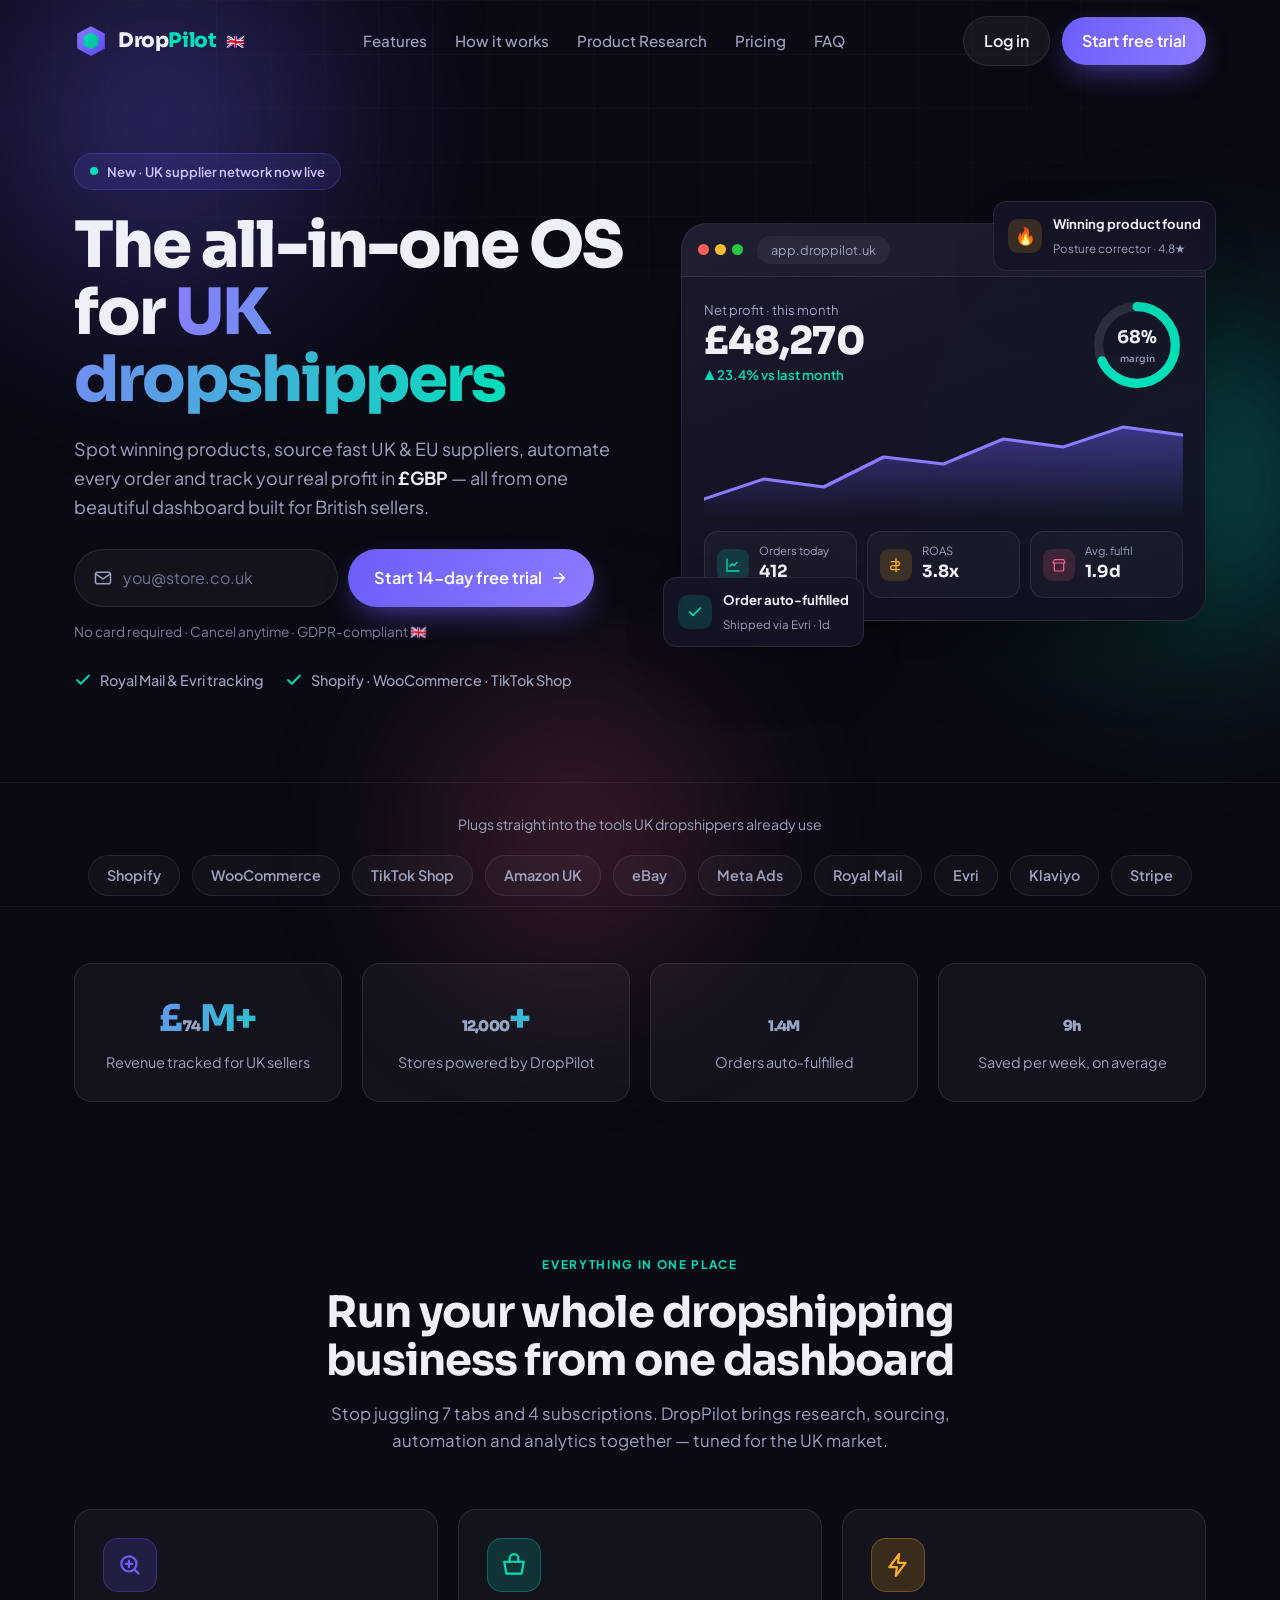
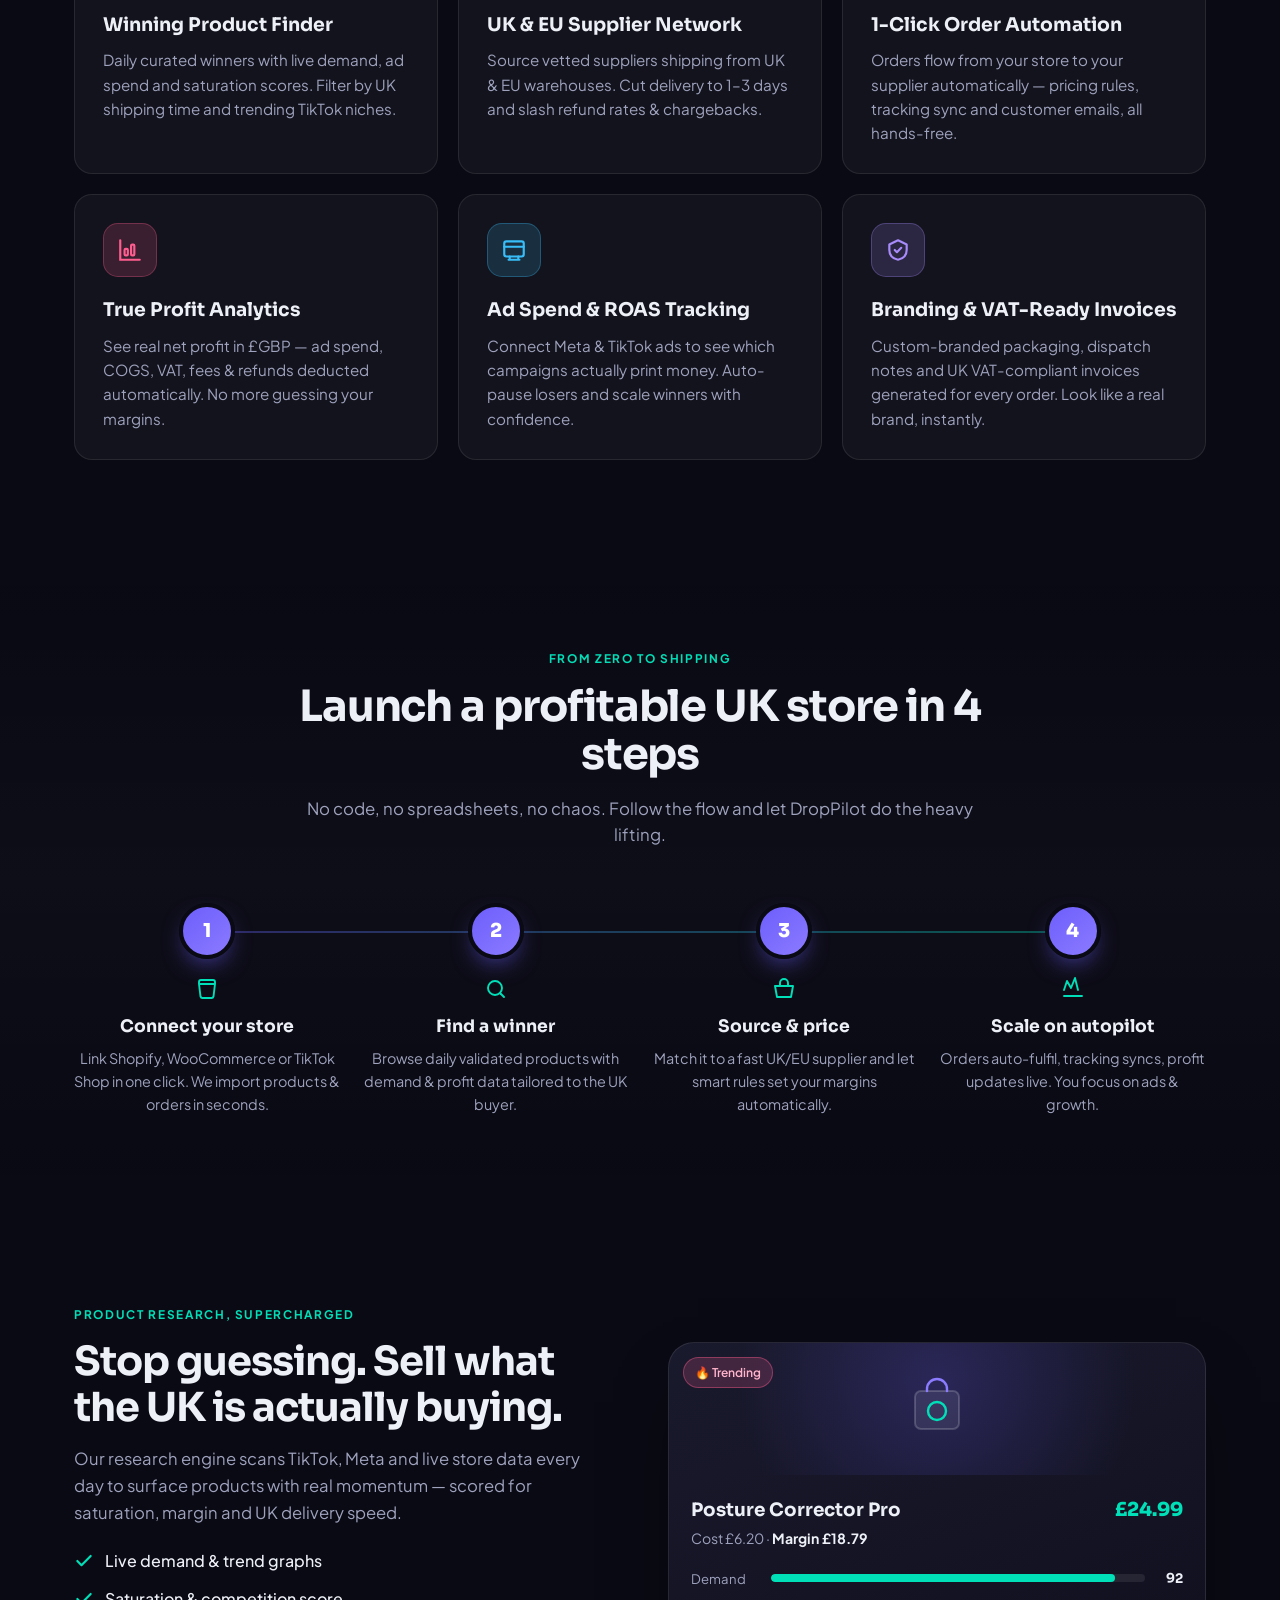
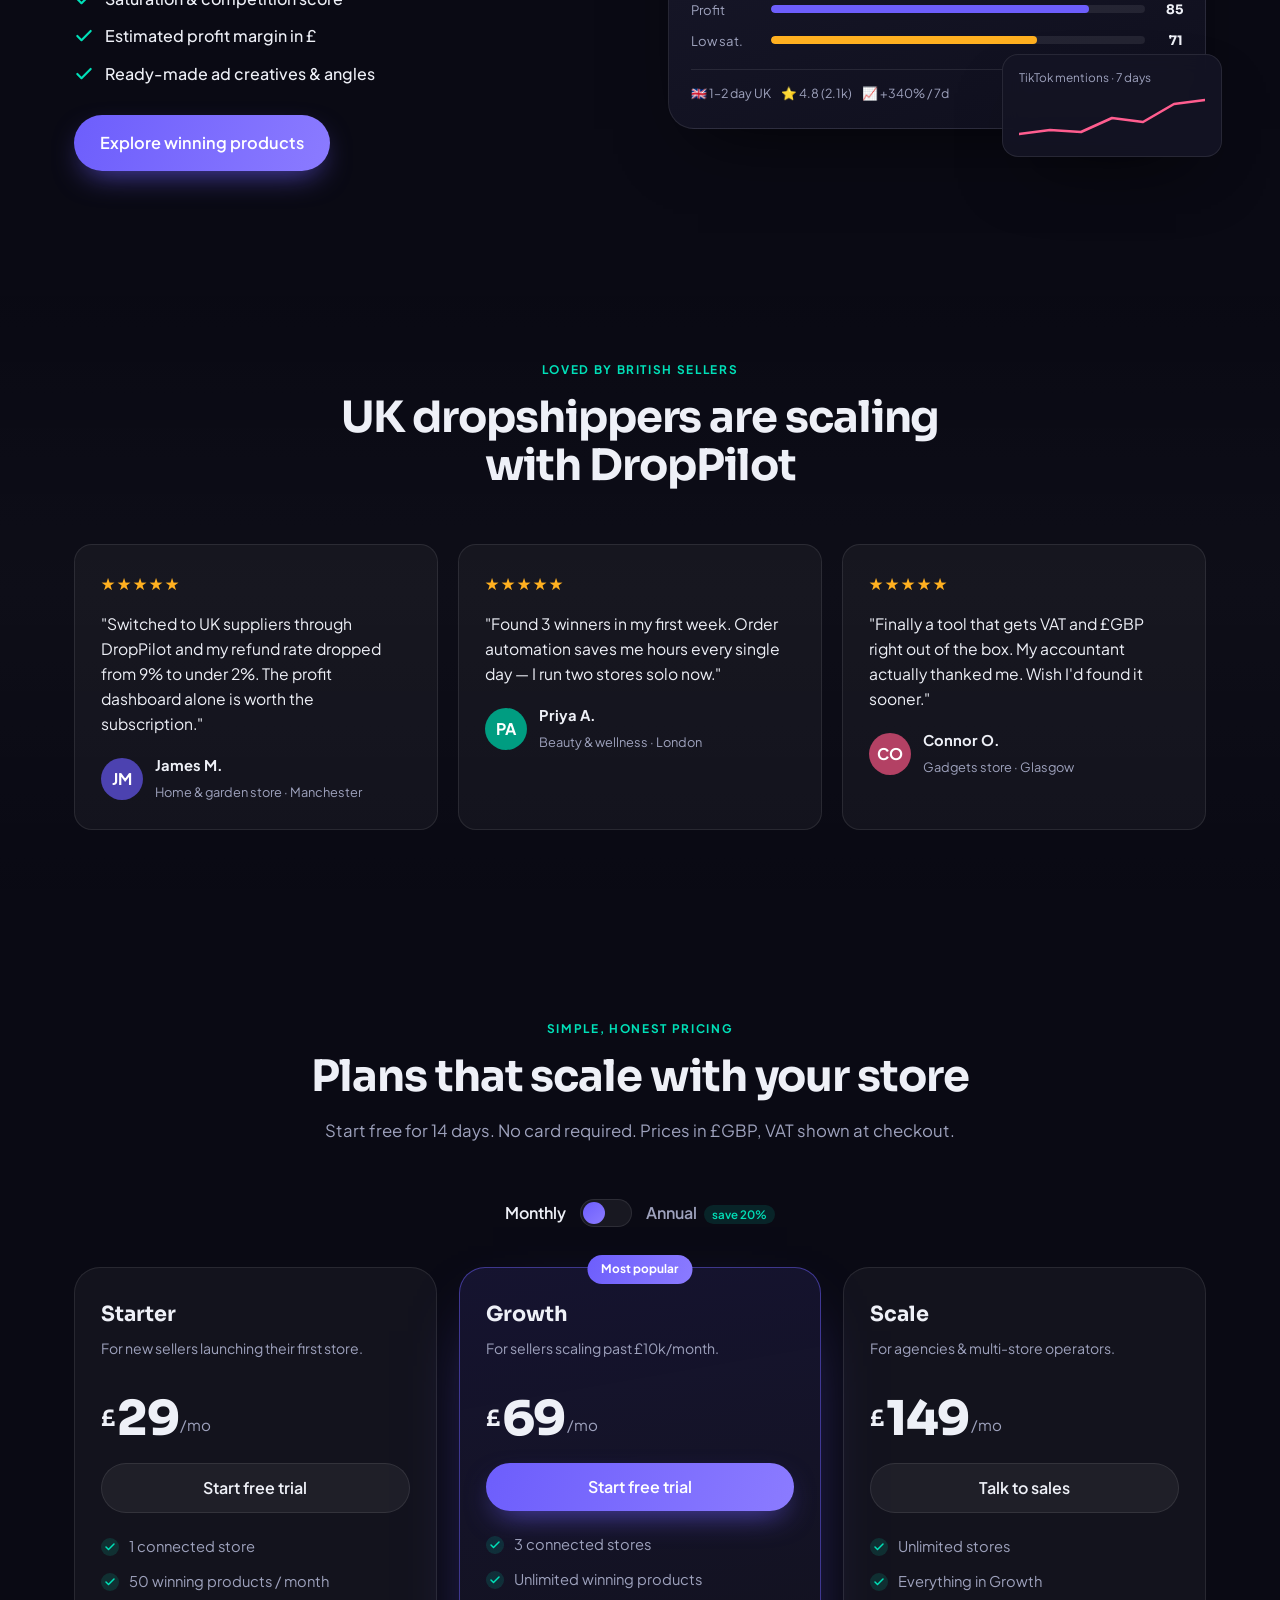
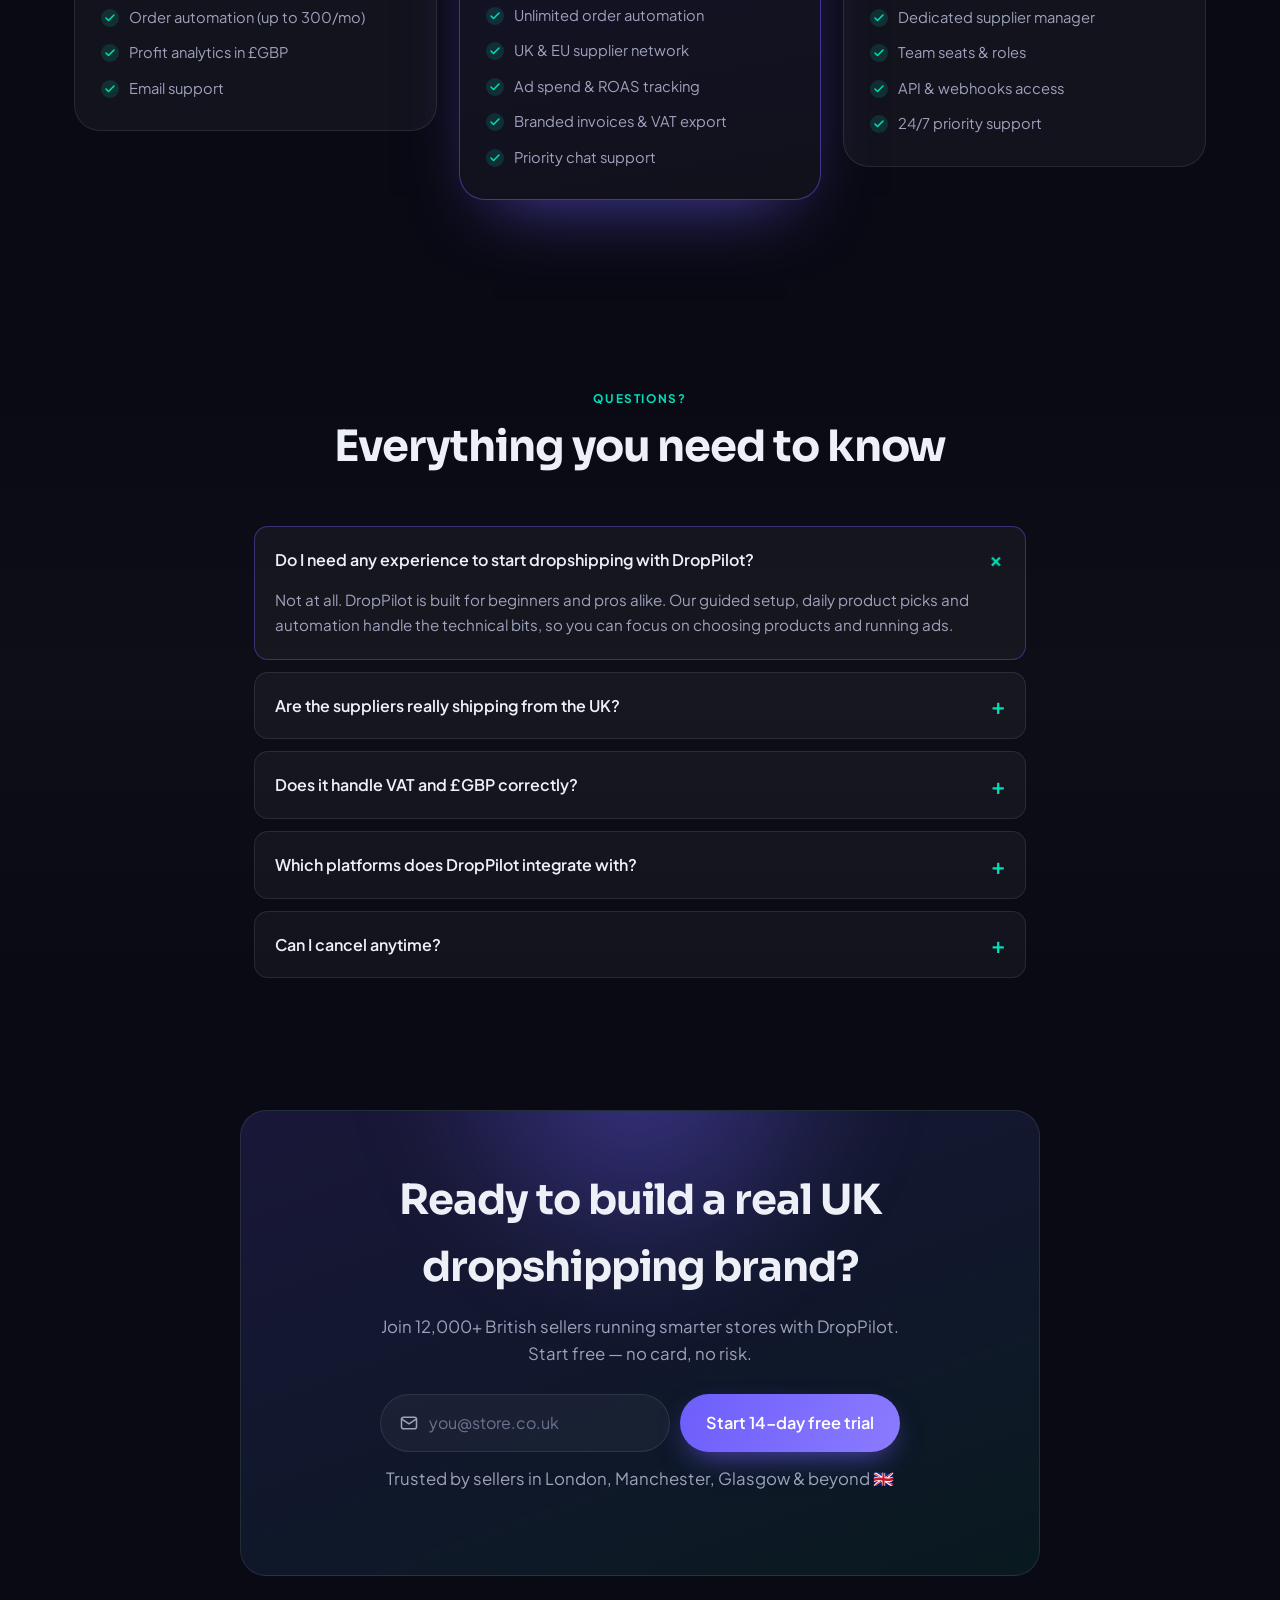
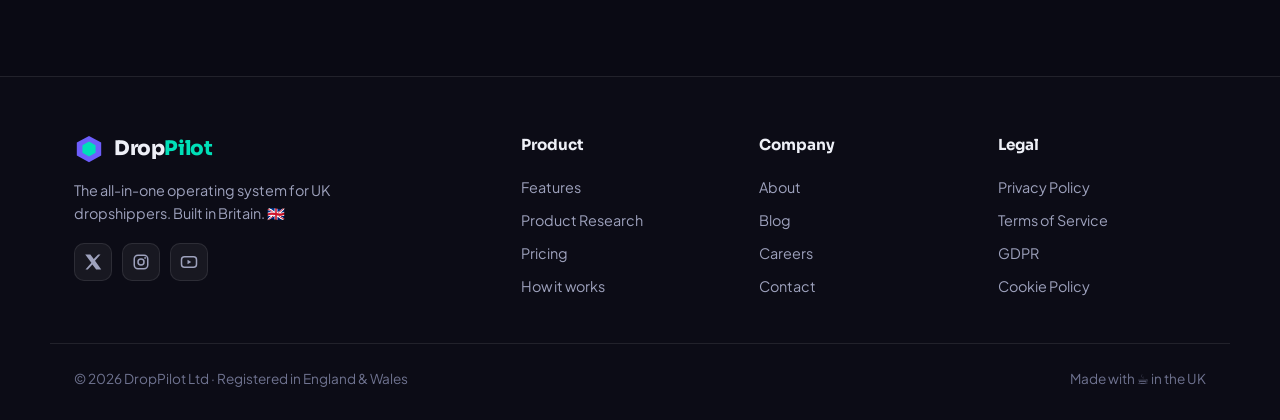
<file: index.html>
<!DOCTYPE html>
<html lang="en">
<head>
  <meta charset="UTF-8" />
  <meta name="viewport" content="width=device-width, initial-scale=1.0" />
  <title>DropPilot — The All-in-One OS for UK Dropshippers</title>
  <meta name="description" content="DropPilot is the all-in-one platform for UK dropshippers. Find winning products, source fast UK suppliers, automate orders, sync Shopify & track profit in GBP — all in one dashboard." />
  <link rel="preconnect" href="https://fonts.googleapis.com" />
  <link rel="preconnect" href="https://fonts.gstatic.com" crossorigin />
  <link href="https://fonts.googleapis.com/css2?family=Plus+Jakarta+Sans:wght@400;500;600;700;800&family=Sora:wght@600;700;800&display=swap" rel="stylesheet" />
  <link rel="stylesheet" href="styles.css" />
  <link rel="icon" href="data:image/svg+xml,%3Csvg xmlns='http://www.w3.org/2000/svg' viewBox='0 0 32 32'%3E%3Cpath d='M16 2 L29 9 V23 L16 30 L3 23 V9 Z' fill='%236d5efc'/%3E%3Cpath d='M16 8 l7 4 v8 l-7 4 -7-4 v-8 z' fill='%2300e0b8'/%3E%3C/svg%3E" />
</head>
<body>
  <!-- ====================== DECORATIVE BACKGROUND ====================== -->
  <div class="bg-orbs" aria-hidden="true">
    <span class="orb orb--1"></span>
    <span class="orb orb--2"></span>
    <span class="orb orb--3"></span>
  </div>
  <div class="bg-grid" aria-hidden="true"></div>

  <!-- ====================== NAVBAR ====================== -->
  <header class="nav" id="nav">
    <div class="container nav__inner">
      <a href="#" class="brand" aria-label="DropPilot home">
        <svg class="brand__mark" width="34" height="34" viewBox="0 0 32 32" fill="none" aria-hidden="true">
          <path d="M16 2 29 9v14l-13 7L3 23V9z" fill="url(#bg1)"/>
          <path d="M16 8l7 4v8l-7 4-7-4v-8z" fill="url(#bg2)"/>
          <defs>
            <linearGradient id="bg1" x1="3" y1="2" x2="29" y2="30" gradientUnits="userSpaceOnUse">
              <stop stop-color="#8b7bff"/><stop offset="1" stop-color="#5a48f5"/>
            </linearGradient>
            <linearGradient id="bg2" x1="9" y1="8" x2="23" y2="24" gradientUnits="userSpaceOnUse">
              <stop stop-color="#00e0b8"/><stop offset="1" stop-color="#00b894"/>
            </linearGradient>
          </defs>
        </svg>
        <span class="brand__name">Drop<span>Pilot</span></span>
        <span class="brand__flag" title="Built for the UK">🇬🇧</span>
      </a>

      <nav class="nav__links" aria-label="Primary">
        <a href="#features">Features</a>
        <a href="#how">How it works</a>
        <a href="#research">Product Research</a>
        <a href="#pricing">Pricing</a>
        <a href="#faq">FAQ</a>
      </nav>

      <div class="nav__cta">
        <a href="#" class="btn btn--ghost">Log in</a>
        <a href="#pricing" class="btn btn--primary">Start free trial</a>
      </div>

      <button class="nav__burger" id="burger" aria-label="Open menu" aria-expanded="false">
        <span></span><span></span><span></span>
      </button>
    </div>
  </header>

  <main>
    <!-- ====================== HERO ====================== -->
    <section class="hero">
      <div class="container hero__inner">
        <div class="hero__copy">
          <span class="pill reveal">
            <span class="pill__dot"></span>
            New · UK supplier network now live
          </span>
          <h1 class="hero__title reveal">
            The all-in-one OS for
            <span class="grad-text">UK dropshippers</span>
          </h1>
          <p class="hero__sub reveal">
            Spot winning products, source fast UK & EU suppliers, automate every order
            and track your real profit in <strong>£GBP</strong> — all from one beautiful
            dashboard built for British sellers.
          </p>

          <form class="hero__form reveal" id="leadForm">
            <div class="hero__input">
              <svg width="20" height="20" viewBox="0 0 24 24" fill="none" aria-hidden="true">
                <path d="M3 7l9 6 9-6" stroke="currentColor" stroke-width="1.8" stroke-linecap="round" stroke-linejoin="round"/>
                <rect x="3" y="5" width="18" height="14" rx="2.5" stroke="currentColor" stroke-width="1.8"/>
              </svg>
              <input type="email" name="email" placeholder="you@store.co.uk" aria-label="Email address" required />
            </div>
            <button class="btn btn--primary btn--lg" type="submit">
              Start 14-day free trial
              <svg width="18" height="18" viewBox="0 0 24 24" fill="none" aria-hidden="true">
                <path d="M5 12h14M13 6l6 6-6 6" stroke="currentColor" stroke-width="2" stroke-linecap="round" stroke-linejoin="round"/>
              </svg>
            </button>
          </form>
          <p class="hero__note reveal">No card required · Cancel anytime · GDPR-compliant 🇬🇧</p>

          <ul class="hero__trust reveal">
            <li>
              <svg width="18" height="18" viewBox="0 0 24 24" fill="none"><path d="M20 6 9 17l-5-5" stroke="#00e0b8" stroke-width="2.4" stroke-linecap="round" stroke-linejoin="round"/></svg>
              Royal Mail &amp; Evri tracking
            </li>
            <li>
              <svg width="18" height="18" viewBox="0 0 24 24" fill="none"><path d="M20 6 9 17l-5-5" stroke="#00e0b8" stroke-width="2.4" stroke-linecap="round" stroke-linejoin="round"/></svg>
              Shopify · WooCommerce · TikTok Shop
            </li>
          </ul>
        </div>

        <!-- HERO DASHBOARD MOCKUP -->
        <div class="hero__visual reveal">
          <div class="dash">
            <div class="dash__bar">
              <span class="dash__dots"><i></i><i></i><i></i></span>
              <span class="dash__url">app.droppilot.uk</span>
            </div>
            <div class="dash__body">
              <div class="dash__top">
                <div>
                  <p class="dash__label">Net profit · this month</p>
                  <p class="dash__big">£<span class="count" data-target="48270">0</span></p>
                  <p class="dash__delta up">▲ 23.4% vs last month</p>
                </div>
                <div class="dash__ring">
                  <svg viewBox="0 0 120 120" width="92" height="92">
                    <circle cx="60" cy="60" r="50" stroke="rgba(255,255,255,.1)" stroke-width="12" fill="none"/>
                    <circle class="ring__progress" cx="60" cy="60" r="50" stroke="url(#ring)" stroke-width="12" fill="none" stroke-linecap="round" transform="rotate(-90 60 60)"/>
                    <defs><linearGradient id="ring" x1="0" y1="0" x2="120" y2="120"><stop stop-color="#00e0b8"/><stop offset="1" stop-color="#6d5efc"/></linearGradient></defs>
                  </svg>
                  <span class="dash__ringlabel">68%<small>margin</small></span>
                </div>
              </div>

              <div class="dash__chart">
                <svg viewBox="0 0 320 110" preserveAspectRatio="none" width="100%" height="110">
                  <defs>
                    <linearGradient id="area" x1="0" y1="0" x2="0" y2="1">
                      <stop offset="0" stop-color="#6d5efc" stop-opacity=".45"/>
                      <stop offset="1" stop-color="#6d5efc" stop-opacity="0"/>
                    </linearGradient>
                  </defs>
                  <path class="chart__area" d="M0,90 40,70 80,78 120,48 160,55 200,30 240,38 280,18 320,26 320,110 0,110Z" fill="url(#area)"/>
                  <path class="chart__line" d="M0,90 40,70 80,78 120,48 160,55 200,30 240,38 280,18 320,26" fill="none" stroke="#8b7bff" stroke-width="3" stroke-linecap="round" stroke-linejoin="round"/>
                </svg>
              </div>

              <div class="dash__cards">
                <div class="minicard">
                  <span class="minicard__ic" style="--c:#00e0b8">
                    <svg width="16" height="16" viewBox="0 0 24 24" fill="none"><path d="M3 3v18h18" stroke="currentColor" stroke-width="2" stroke-linecap="round"/><path d="M7 14l4-4 3 3 4-5" stroke="currentColor" stroke-width="2" stroke-linecap="round" stroke-linejoin="round"/></svg>
                  </span>
                  <div><p>Orders today</p><strong class="count" data-target="412">0</strong></div>
                </div>
                <div class="minicard">
                  <span class="minicard__ic" style="--c:#ffb020">
                    <svg width="16" height="16" viewBox="0 0 24 24" fill="none"><path d="M12 2v20M5 7h9a3 3 0 010 6H7a3 3 0 000 6h10" stroke="currentColor" stroke-width="2" stroke-linecap="round" stroke-linejoin="round"/></svg>
                  </span>
                  <div><p>ROAS</p><strong>3.<span class="count" data-target="8" data-suffix="x">0</span></strong></div>
                </div>
                <div class="minicard">
                  <span class="minicard__ic" style="--c:#ff5d8f">
                    <svg width="16" height="16" viewBox="0 0 24 24" fill="none"><path d="M3 9h18M3 9l2-5h14l2 5M5 9v10a2 2 0 002 2h10a2 2 0 002-2V9" stroke="currentColor" stroke-width="1.8" stroke-linecap="round" stroke-linejoin="round"/></svg>
                  </span>
                  <div><p>Avg. fulfil</p><strong>1.<span class="count" data-target="9">0</span>d</strong></div>
                </div>
              </div>
            </div>
          </div>

          <!-- floating badges -->
          <div class="float-badge float-badge--a">
            <span class="fb__ic">🔥</span>
            <div><strong>Winning product found</strong><small>Posture corrector · 4.8★</small></div>
          </div>
          <div class="float-badge float-badge--b">
            <span class="fb__ic" style="background:rgba(0,224,184,.15)">
              <svg width="16" height="16" viewBox="0 0 24 24" fill="none"><path d="M20 6 9 17l-5-5" stroke="#00e0b8" stroke-width="2.6" stroke-linecap="round" stroke-linejoin="round"/></svg>
            </span>
            <div><strong>Order auto-fulfilled</strong><small>Shipped via Evri · 1d</small></div>
          </div>
        </div>
      </div>
    </section>

    <!-- ====================== LOGOS / INTEGRATIONS STRIP ====================== -->
    <section class="logos">
      <div class="container">
        <p class="logos__title">Plugs straight into the tools UK dropshippers already use</p>
        <div class="logos__row">
          <span class="logo-chip">Shopify</span>
          <span class="logo-chip">WooCommerce</span>
          <span class="logo-chip">TikTok Shop</span>
          <span class="logo-chip">Amazon UK</span>
          <span class="logo-chip">eBay</span>
          <span class="logo-chip">Meta Ads</span>
          <span class="logo-chip">Royal Mail</span>
          <span class="logo-chip">Evri</span>
          <span class="logo-chip">Klaviyo</span>
          <span class="logo-chip">Stripe</span>
        </div>
      </div>
    </section>

    <!-- ====================== STATS ====================== -->
    <section class="stats">
      <div class="container stats__grid">
        <div class="stat reveal">
          <strong class="grad-text">£<span class="count" data-target="74" >0</span>M+</strong>
          <span>Revenue tracked for UK sellers</span>
        </div>
        <div class="stat reveal">
          <strong class="grad-text"><span class="count" data-target="12000">0</span>+</strong>
          <span>Stores powered by DropPilot</span>
        </div>
        <div class="stat reveal">
          <strong class="grad-text"><span class="count" data-target="1" data-suffix=".4M">0</span></strong>
          <span>Orders auto-fulfilled</span>
        </div>
        <div class="stat reveal">
          <strong class="grad-text"><span class="count" data-target="9" data-suffix="h">0</span></strong>
          <span>Saved per week, on average</span>
        </div>
      </div>
    </section>

    <!-- ====================== FEATURES ====================== -->
    <section class="section" id="features">
      <div class="container">
        <div class="section__head reveal">
          <span class="kicker">Everything in one place</span>
          <h2>Run your whole dropshipping business from one dashboard</h2>
          <p>Stop juggling 7 tabs and 4 subscriptions. DropPilot brings research, sourcing, automation and analytics together — tuned for the UK market.</p>
        </div>

        <div class="features">
          <article class="feature reveal">
            <div class="feature__ic" style="--c:#6d5efc">
              <svg width="26" height="26" viewBox="0 0 24 24" fill="none"><circle cx="11" cy="11" r="7" stroke="currentColor" stroke-width="2"/><path d="m20 20-3.5-3.5" stroke="currentColor" stroke-width="2" stroke-linecap="round"/><path d="M11 8v6M8 11h6" stroke="currentColor" stroke-width="2" stroke-linecap="round"/></svg>
            </div>
            <h3>Winning Product Finder</h3>
            <p>Daily curated winners with live demand, ad spend and saturation scores. Filter by UK shipping time and trending TikTok niches.</p>
          </article>

          <article class="feature reveal">
            <div class="feature__ic" style="--c:#00e0b8">
              <svg width="26" height="26" viewBox="0 0 24 24" fill="none"><path d="M3 9h18l-2 11H5L3 9z" stroke="currentColor" stroke-width="2" stroke-linejoin="round"/><path d="M8 9V6a4 4 0 018 0v3" stroke="currentColor" stroke-width="2" stroke-linecap="round"/></svg>
            </div>
            <h3>UK &amp; EU Supplier Network</h3>
            <p>Source vetted suppliers shipping from UK & EU warehouses. Cut delivery to 1–3 days and slash refund rates &amp; chargebacks.</p>
          </article>

          <article class="feature reveal">
            <div class="feature__ic" style="--c:#ffb020">
              <svg width="26" height="26" viewBox="0 0 24 24" fill="none"><path d="M13 2 4 14h7l-1 8 9-12h-7l1-8z" stroke="currentColor" stroke-width="2" stroke-linejoin="round"/></svg>
            </div>
            <h3>1-Click Order Automation</h3>
            <p>Orders flow from your store to your supplier automatically — pricing rules, tracking sync and customer emails, all hands-free.</p>
          </article>

          <article class="feature reveal">
            <div class="feature__ic" style="--c:#ff5d8f">
              <svg width="26" height="26" viewBox="0 0 24 24" fill="none"><path d="M3 3v18h18" stroke="currentColor" stroke-width="2" stroke-linecap="round"/><rect x="7" y="11" width="3" height="6" rx="1" stroke="currentColor" stroke-width="2"/><rect x="13" y="7" width="3" height="10" rx="1" stroke="currentColor" stroke-width="2"/></svg>
            </div>
            <h3>True Profit Analytics</h3>
            <p>See real net profit in £GBP — ad spend, COGS, VAT, fees & refunds deducted automatically. No more guessing your margins.</p>
          </article>

          <article class="feature reveal">
            <div class="feature__ic" style="--c:#38bdf8">
              <svg width="26" height="26" viewBox="0 0 24 24" fill="none"><rect x="3" y="4" width="18" height="14" rx="2" stroke="currentColor" stroke-width="2"/><path d="M3 9h18M8 18v3M16 18v3M7 21h10" stroke="currentColor" stroke-width="2" stroke-linecap="round"/></svg>
            </div>
            <h3>Ad Spend &amp; ROAS Tracking</h3>
            <p>Connect Meta &amp; TikTok ads to see which campaigns actually print money. Auto-pause losers and scale winners with confidence.</p>
          </article>

          <article class="feature reveal">
            <div class="feature__ic" style="--c:#a78bfa">
              <svg width="26" height="26" viewBox="0 0 24 24" fill="none"><path d="M12 3l8 4v5c0 5-3.5 8-8 9-4.5-1-8-4-8-9V7l8-4z" stroke="currentColor" stroke-width="2" stroke-linejoin="round"/><path d="m9 12 2 2 4-4" stroke="currentColor" stroke-width="2" stroke-linecap="round" stroke-linejoin="round"/></svg>
            </div>
            <h3>Branding &amp; VAT-Ready Invoices</h3>
            <p>Custom-branded packaging, dispatch notes and UK VAT-compliant invoices generated for every order. Look like a real brand, instantly.</p>
          </article>
        </div>
      </div>
    </section>

    <!-- ====================== HOW IT WORKS ====================== -->
    <section class="section section--alt" id="how">
      <div class="container">
        <div class="section__head reveal">
          <span class="kicker">From zero to shipping</span>
          <h2>Launch a profitable UK store in 4 steps</h2>
          <p>No code, no spreadsheets, no chaos. Follow the flow and let DropPilot do the heavy lifting.</p>
        </div>

        <div class="steps">
          <div class="steps__line" aria-hidden="true"></div>

          <article class="step reveal">
            <span class="step__num">1</span>
            <div class="step__ic">
              <svg width="24" height="24" viewBox="0 0 24 24" fill="none"><path d="M4 7V5a2 2 0 012-2h12a2 2 0 012 2v2M4 7h16M4 7l1.5 12.5A2 2 0 007.5 21h9a2 2 0 002-1.5L20 7" stroke="currentColor" stroke-width="1.9" stroke-linecap="round" stroke-linejoin="round"/></svg>
            </div>
            <h3>Connect your store</h3>
            <p>Link Shopify, WooCommerce or TikTok Shop in one click. We import products & orders in seconds.</p>
          </article>

          <article class="step reveal">
            <span class="step__num">2</span>
            <div class="step__ic">
              <svg width="24" height="24" viewBox="0 0 24 24" fill="none"><circle cx="11" cy="11" r="7" stroke="currentColor" stroke-width="1.9"/><path d="m20 20-3.5-3.5" stroke="currentColor" stroke-width="1.9" stroke-linecap="round"/></svg>
            </div>
            <h3>Find a winner</h3>
            <p>Browse daily validated products with demand & profit data tailored to the UK buyer.</p>
          </article>

          <article class="step reveal">
            <span class="step__num">3</span>
            <div class="step__ic">
              <svg width="24" height="24" viewBox="0 0 24 24" fill="none"><path d="M3 9h18l-2 11H5L3 9z" stroke="currentColor" stroke-width="1.9" stroke-linejoin="round"/><path d="M8 9V6a4 4 0 018 0v3" stroke="currentColor" stroke-width="1.9" stroke-linecap="round"/></svg>
            </div>
            <h3>Source &amp; price</h3>
            <p>Match it to a fast UK/EU supplier and let smart rules set your margins automatically.</p>
          </article>

          <article class="step reveal">
            <span class="step__num">4</span>
            <div class="step__ic">
              <svg width="24" height="24" viewBox="0 0 24 24" fill="none"><path d="M3 13l3-9 4 7 4-10 3 12" stroke="currentColor" stroke-width="1.9" stroke-linecap="round" stroke-linejoin="round"/><path d="M3 19h18" stroke="currentColor" stroke-width="1.9" stroke-linecap="round"/></svg>
            </div>
            <h3>Scale on autopilot</h3>
            <p>Orders auto-fulfil, tracking syncs, profit updates live. You focus on ads & growth.</p>
          </article>
        </div>
      </div>
    </section>

    <!-- ====================== PRODUCT RESEARCH SHOWCASE ====================== -->
    <section class="section" id="research">
      <div class="container split">
        <div class="split__copy reveal">
          <span class="kicker">Product research, supercharged</span>
          <h2>Stop guessing. Sell what the UK is actually buying.</h2>
          <p>Our research engine scans TikTok, Meta and live store data every day to surface products with real momentum — scored for saturation, margin and UK delivery speed.</p>
          <ul class="checklist">
            <li><svg width="20" height="20" viewBox="0 0 24 24" fill="none"><path d="M20 6 9 17l-5-5" stroke="#00e0b8" stroke-width="2.6" stroke-linecap="round" stroke-linejoin="round"/></svg> Live demand & trend graphs</li>
            <li><svg width="20" height="20" viewBox="0 0 24 24" fill="none"><path d="M20 6 9 17l-5-5" stroke="#00e0b8" stroke-width="2.6" stroke-linecap="round" stroke-linejoin="round"/></svg> Saturation & competition score</li>
            <li><svg width="20" height="20" viewBox="0 0 24 24" fill="none"><path d="M20 6 9 17l-5-5" stroke="#00e0b8" stroke-width="2.6" stroke-linecap="round" stroke-linejoin="round"/></svg> Estimated profit margin in £</li>
            <li><svg width="20" height="20" viewBox="0 0 24 24" fill="none"><path d="M20 6 9 17l-5-5" stroke="#00e0b8" stroke-width="2.6" stroke-linecap="round" stroke-linejoin="round"/></svg> Ready-made ad creatives & angles</li>
          </ul>
          <a href="#pricing" class="btn btn--primary btn--lg">Explore winning products</a>
        </div>

        <div class="split__visual reveal">
          <div class="prod-card">
            <div class="prod-card__media">
              <svg viewBox="0 0 64 64" width="64" height="64" fill="none">
                <rect x="10" y="14" width="44" height="38" rx="6" fill="rgba(255,255,255,.08)" stroke="rgba(255,255,255,.18)" stroke-width="2"/>
                <path d="M22 14v-2a10 10 0 0120 0v2" stroke="#8b7bff" stroke-width="2.4" stroke-linecap="round"/>
                <circle cx="32" cy="34" r="9" stroke="#00e0b8" stroke-width="2.4"/>
              </svg>
              <span class="prod-card__fire">🔥 Trending</span>
            </div>
            <div class="prod-card__body">
              <div class="prod-card__rowtop">
                <h4>Posture Corrector Pro</h4>
                <span class="prod-card__price">£24.99</span>
              </div>
              <p class="prod-card__cost">Cost £6.20 · <strong>Margin £18.79</strong></p>

              <div class="scorebars">
                <div class="scorebar">
                  <span>Demand</span>
                  <div class="bar"><i style="--w:92%;--c:#00e0b8"></i></div>
                  <b>92</b>
                </div>
                <div class="scorebar">
                  <span>Profit</span>
                  <div class="bar"><i style="--w:85%;--c:#6d5efc"></i></div>
                  <b>85</b>
                </div>
                <div class="scorebar">
                  <span>Low sat.</span>
                  <div class="bar"><i style="--w:71%;--c:#ffb020"></i></div>
                  <b>71</b>
                </div>
              </div>

              <div class="prod-card__meta">
                <span>🇬🇧 1–2 day UK</span>
                <span>⭐ 4.8 (2.1k)</span>
                <span>📈 +340% / 7d</span>
              </div>
            </div>
          </div>

          <div class="mini-trend">
            <p>TikTok mentions · 7 days</p>
            <svg viewBox="0 0 180 50" width="100%" height="50" preserveAspectRatio="none">
              <path d="M0,42 30,38 60,40 90,26 120,30 150,12 180,8" fill="none" stroke="#ff5d8f" stroke-width="2.5" stroke-linecap="round" stroke-linejoin="round"/>
            </svg>
          </div>
        </div>
      </div>
    </section>

    <!-- ====================== TESTIMONIALS ====================== -->
    <section class="section section--alt" id="testimonials">
      <div class="container">
        <div class="section__head reveal">
          <span class="kicker">Loved by British sellers</span>
          <h2>UK dropshippers are scaling with DropPilot</h2>
        </div>

        <div class="testimonials">
          <figure class="tcard reveal">
            <div class="tstars">★★★★★</div>
            <blockquote>"Switched to UK suppliers through DropPilot and my refund rate dropped from 9% to under 2%. The profit dashboard alone is worth the subscription."</blockquote>
            <figcaption>
              <span class="tavatar" style="--c:#6d5efc">JM</span>
              <div><strong>James M.</strong><small>Home &amp; garden store · Manchester</small></div>
            </figcaption>
          </figure>

          <figure class="tcard reveal">
            <div class="tstars">★★★★★</div>
            <blockquote>"Found 3 winners in my first week. Order automation saves me hours every single day — I run two stores solo now."</blockquote>
            <figcaption>
              <span class="tavatar" style="--c:#00e0b8">PA</span>
              <div><strong>Priya A.</strong><small>Beauty &amp; wellness · London</small></div>
            </figcaption>
          </figure>

          <figure class="tcard reveal">
            <div class="tstars">★★★★★</div>
            <blockquote>"Finally a tool that gets VAT and £GBP right out of the box. My accountant actually thanked me. Wish I'd found it sooner."</blockquote>
            <figcaption>
              <span class="tavatar" style="--c:#ff5d8f">CO</span>
              <div><strong>Connor O.</strong><small>Gadgets store · Glasgow</small></div>
            </figcaption>
          </figure>
        </div>
      </div>
    </section>

    <!-- ====================== PRICING ====================== -->
    <section class="section" id="pricing">
      <div class="container">
        <div class="section__head reveal">
          <span class="kicker">Simple, honest pricing</span>
          <h2>Plans that scale with your store</h2>
          <p>Start free for 14 days. No card required. Prices in £GBP, VAT shown at checkout.</p>
        </div>

        <div class="billing-toggle reveal">
          <span class="bt__label is-active" id="btMonthly">Monthly</span>
          <button class="bt__switch" id="billingSwitch" aria-label="Toggle annual billing"><span></span></button>
          <span class="bt__label" id="btAnnual">Annual <em>save 20%</em></span>
        </div>

        <div class="pricing">
          <article class="plan reveal">
            <h3 class="plan__name">Starter</h3>
            <p class="plan__desc">For new sellers launching their first store.</p>
            <p class="plan__price"><span class="plan__cur">£</span><span class="plan__amt" data-monthly="29" data-annual="23">29</span><span class="plan__per">/mo</span></p>
            <a href="#" class="btn btn--ghost btn--block">Start free trial</a>
            <ul class="plan__feats">
              <li>1 connected store</li>
              <li>50 winning products / month</li>
              <li>Order automation (up to 300/mo)</li>
              <li>Profit analytics in £GBP</li>
              <li>Email support</li>
            </ul>
          </article>

          <article class="plan plan--featured reveal">
            <span class="plan__badge">Most popular</span>
            <h3 class="plan__name">Growth</h3>
            <p class="plan__desc">For sellers scaling past £10k/month.</p>
            <p class="plan__price"><span class="plan__cur">£</span><span class="plan__amt" data-monthly="69" data-annual="55">69</span><span class="plan__per">/mo</span></p>
            <a href="#" class="btn btn--primary btn--block">Start free trial</a>
            <ul class="plan__feats">
              <li>3 connected stores</li>
              <li>Unlimited winning products</li>
              <li>Unlimited order automation</li>
              <li>UK &amp; EU supplier network</li>
              <li>Ad spend &amp; ROAS tracking</li>
              <li>Branded invoices &amp; VAT export</li>
              <li>Priority chat support</li>
            </ul>
          </article>

          <article class="plan reveal">
            <h3 class="plan__name">Scale</h3>
            <p class="plan__desc">For agencies &amp; multi-store operators.</p>
            <p class="plan__price"><span class="plan__cur">£</span><span class="plan__amt" data-monthly="149" data-annual="119">149</span><span class="plan__per">/mo</span></p>
            <a href="#" class="btn btn--ghost btn--block">Talk to sales</a>
            <ul class="plan__feats">
              <li>Unlimited stores</li>
              <li>Everything in Growth</li>
              <li>Dedicated supplier manager</li>
              <li>Team seats &amp; roles</li>
              <li>API &amp; webhooks access</li>
              <li>24/7 priority support</li>
            </ul>
          </article>
        </div>
      </div>
    </section>

    <!-- ====================== FAQ ====================== -->
    <section class="section section--alt" id="faq">
      <div class="container container--narrow">
        <div class="section__head reveal">
          <span class="kicker">Questions?</span>
          <h2>Everything you need to know</h2>
        </div>

        <div class="faq">
          <details class="faq__item reveal" open>
            <summary>Do I need any experience to start dropshipping with DropPilot?</summary>
            <p>Not at all. DropPilot is built for beginners and pros alike. Our guided setup, daily product picks and automation handle the technical bits, so you can focus on choosing products and running ads.</p>
          </details>
          <details class="faq__item reveal">
            <summary>Are the suppliers really shipping from the UK?</summary>
            <p>Yes. Our network includes vetted suppliers with UK and EU warehouses offering 1–3 day delivery. You can also filter to UK-only fulfilment to keep delivery times fast and refunds low.</p>
          </details>
          <details class="faq__item reveal">
            <summary>Does it handle VAT and £GBP correctly?</summary>
            <p>Absolutely. All analytics are in £GBP, and we generate UK VAT-compliant invoices automatically. Profit reports deduct VAT, fees, COGS and ad spend so you see your true net profit.</p>
          </details>
          <details class="faq__item reveal">
            <summary>Which platforms does DropPilot integrate with?</summary>
            <p>Shopify, WooCommerce, TikTok Shop, Amazon UK and eBay for selling; Meta &amp; TikTok for ads; Royal Mail &amp; Evri for tracking; plus Klaviyo and Stripe. New integrations ship monthly.</p>
          </details>
          <details class="faq__item reveal">
            <summary>Can I cancel anytime?</summary>
            <p>Yes — no contracts, no lock-in. Cancel in one click from your dashboard. Your 14-day trial requires no card, so there's zero risk in trying it.</p>
          </details>
        </div>
      </div>
    </section>

    <!-- ====================== FINAL CTA ====================== -->
    <section class="cta">
      <div class="container cta__inner reveal">
        <div class="cta__glow" aria-hidden="true"></div>
        <h2>Ready to build a real UK dropshipping brand?</h2>
        <p>Join 12,000+ British sellers running smarter stores with DropPilot. Start free — no card, no risk.</p>
        <form class="hero__form cta__form" id="leadFormBottom">
          <div class="hero__input">
            <svg width="20" height="20" viewBox="0 0 24 24" fill="none" aria-hidden="true">
              <path d="M3 7l9 6 9-6" stroke="currentColor" stroke-width="1.8" stroke-linecap="round" stroke-linejoin="round"/>
              <rect x="3" y="5" width="18" height="14" rx="2.5" stroke="currentColor" stroke-width="1.8"/>
            </svg>
            <input type="email" name="email" placeholder="you@store.co.uk" aria-label="Email address" required />
          </div>
          <button class="btn btn--primary btn--lg" type="submit">Start 14-day free trial</button>
        </form>
        <p class="hero__note">Trusted by sellers in London, Manchester, Glasgow &amp; beyond 🇬🇧</p>
      </div>
    </section>
  </main>

  <!-- ====================== FOOTER ====================== -->
  <footer class="footer">
    <div class="container footer__grid">
      <div class="footer__brand">
        <a href="#" class="brand">
          <svg class="brand__mark" width="30" height="30" viewBox="0 0 32 32" fill="none" aria-hidden="true">
            <path d="M16 2 29 9v14l-13 7L3 23V9z" fill="#6d5efc"/>
            <path d="M16 8l7 4v8l-7 4-7-4v-8z" fill="#00e0b8"/>
          </svg>
          <span class="brand__name">Drop<span>Pilot</span></span>
        </a>
        <p>The all-in-one operating system for UK dropshippers. Built in Britain. 🇬🇧</p>
        <div class="footer__social">
          <a href="#" aria-label="X / Twitter"><svg width="18" height="18" viewBox="0 0 24 24" fill="currentColor"><path d="M18.9 2H22l-7.3 8.3L23 22h-6.8l-5-6.6L5 22H2l7.8-8.9L1.6 2h6.9l4.5 6 5.9-6z"/></svg></a>
          <a href="#" aria-label="Instagram"><svg width="18" height="18" viewBox="0 0 24 24" fill="none"><rect x="3" y="3" width="18" height="18" rx="5" stroke="currentColor" stroke-width="2"/><circle cx="12" cy="12" r="4" stroke="currentColor" stroke-width="2"/><circle cx="17.5" cy="6.5" r="1.2" fill="currentColor"/></svg></a>
          <a href="#" aria-label="YouTube"><svg width="18" height="18" viewBox="0 0 24 24" fill="none"><rect x="2" y="5" width="20" height="14" rx="4" stroke="currentColor" stroke-width="2"/><path d="m10 9 5 3-5 3V9z" fill="currentColor"/></svg></a>
        </div>
      </div>

      <div class="footer__col">
        <h4>Product</h4>
        <a href="#features">Features</a>
        <a href="#research">Product Research</a>
        <a href="#pricing">Pricing</a>
        <a href="#how">How it works</a>
      </div>
      <div class="footer__col">
        <h4>Company</h4>
        <a href="#">About</a>
        <a href="#">Blog</a>
        <a href="#">Careers</a>
        <a href="#">Contact</a>
      </div>
      <div class="footer__col">
        <h4>Legal</h4>
        <a href="#">Privacy Policy</a>
        <a href="#">Terms of Service</a>
        <a href="#">GDPR</a>
        <a href="#">Cookie Policy</a>
      </div>
    </div>
    <div class="container footer__bottom">
      <p>© 2026 DropPilot Ltd · Registered in England &amp; Wales</p>
      <p>Made with ☕ in the UK</p>
    </div>
  </footer>

  <script src="main.js"></script>
</body>
</html>
</file>
<file: styles.css>
/* ============================================================
   DropPilot — Landing page styles
   ============================================================ */
:root {
  --bg: #0a0a14;
  --bg-soft: #11111f;
  --card: rgba(255, 255, 255, 0.04);
  --card-border: rgba(255, 255, 255, 0.09);
  --text: #eef0f7;
  --muted: #9ea2bd;
  --primary: #6d5efc;
  --primary-2: #8b7bff;
  --accent: #00e0b8;
  --pink: #ff5d8f;
  --amber: #ffb020;
  --radius: 18px;
  --radius-lg: 26px;
  --maxw: 1180px;
  --shadow: 0 30px 70px -30px rgba(0, 0, 0, 0.7);
  --ease: cubic-bezier(0.22, 1, 0.36, 1);
}

* { margin: 0; padding: 0; box-sizing: border-box; }

html { scroll-behavior: smooth; }

body {
  font-family: "Plus Jakarta Sans", system-ui, sans-serif;
  background: var(--bg);
  color: var(--text);
  line-height: 1.6;
  overflow-x: hidden;
  -webkit-font-smoothing: antialiased;
}

h1, h2, h3, h4, .brand__name { font-family: "Sora", "Plus Jakarta Sans", sans-serif; }

a { color: inherit; text-decoration: none; }
img, svg { display: block; }

.container {
  width: 100%;
  max-width: var(--maxw);
  margin: 0 auto;
  padding: 0 24px;
}
.container--narrow { max-width: 820px; }

.grad-text {
  background: linear-gradient(110deg, var(--primary-2), var(--accent));
  -webkit-background-clip: text;
  background-clip: text;
  color: transparent;
}

/* ---------- decorative background ---------- */
.bg-orbs { position: fixed; inset: 0; z-index: -2; pointer-events: none; }
.orb {
  position: absolute;
  border-radius: 50%;
  filter: blur(90px);
  opacity: 0.5;
  animation: float 18s ease-in-out infinite;
}
.orb--1 { width: 480px; height: 480px; top: -120px; left: -80px; background: radial-gradient(circle, #6d5efc, transparent 70%); }
.orb--2 { width: 420px; height: 420px; top: 30%; right: -120px; background: radial-gradient(circle, #00e0b8, transparent 70%); animation-delay: -6s; }
.orb--3 { width: 380px; height: 380px; bottom: -120px; left: 30%; background: radial-gradient(circle, #ff5d8f, transparent 70%); animation-delay: -12s; opacity: 0.35; }

.bg-grid {
  position: fixed; inset: 0; z-index: -1; pointer-events: none;
  background-image:
    linear-gradient(rgba(255, 255, 255, 0.025) 1px, transparent 1px),
    linear-gradient(90deg, rgba(255, 255, 255, 0.025) 1px, transparent 1px);
  background-size: 54px 54px;
  mask-image: radial-gradient(ellipse 80% 60% at 50% 0%, #000 30%, transparent 80%);
}

@keyframes float {
  0%, 100% { transform: translate(0, 0) scale(1); }
  50% { transform: translate(30px, -40px) scale(1.08); }
}

/* ---------- buttons ---------- */
.btn {
  display: inline-flex;
  align-items: center;
  justify-content: center;
  gap: 8px;
  font: inherit;
  font-weight: 600;
  border: none;
  cursor: pointer;
  border-radius: 999px;
  padding: 11px 20px;
  transition: transform 0.25s var(--ease), box-shadow 0.25s var(--ease), background 0.25s;
  white-space: nowrap;
}
.btn--primary {
  background: linear-gradient(110deg, var(--primary), var(--primary-2));
  color: #fff;
  box-shadow: 0 12px 30px -10px rgba(109, 94, 252, 0.7);
}
.btn--primary:hover { transform: translateY(-2px); box-shadow: 0 18px 40px -12px rgba(109, 94, 252, 0.85); }
.btn--ghost {
  background: rgba(255, 255, 255, 0.05);
  color: var(--text);
  border: 1px solid var(--card-border);
}
.btn--ghost:hover { background: rgba(255, 255, 255, 0.1); transform: translateY(-2px); }
.btn--lg { padding: 15px 26px; font-size: 1.02rem; }
.btn--block { width: 100%; }

/* ---------- navbar ---------- */
.nav {
  position: sticky;
  top: 0;
  z-index: 50;
  padding: 16px 0;
  transition: background 0.3s, border-color 0.3s, padding 0.3s;
  border-bottom: 1px solid transparent;
}
.nav.scrolled {
  background: rgba(10, 10, 20, 0.72);
  backdrop-filter: blur(18px);
  border-bottom-color: var(--card-border);
  padding: 10px 0;
}
.nav__inner { display: flex; align-items: center; justify-content: space-between; gap: 20px; }
.brand { display: flex; align-items: center; gap: 10px; font-weight: 800; }
.brand__mark { animation: bob 4s ease-in-out infinite; }
@keyframes bob { 0%,100%{transform:translateY(0)} 50%{transform:translateY(-4px)} }
.brand__name { font-size: 1.25rem; letter-spacing: -0.02em; }
.brand__name span { color: var(--accent); }
.brand__flag { font-size: 0.95rem; }
.nav__links { display: flex; gap: 28px; }
.nav__links a { color: var(--muted); font-weight: 500; font-size: 0.95rem; transition: color 0.2s; position: relative; }
.nav__links a::after {
  content: ""; position: absolute; left: 0; bottom: -6px; height: 2px; width: 0;
  background: linear-gradient(90deg, var(--primary-2), var(--accent)); transition: width 0.25s var(--ease);
}
.nav__links a:hover { color: var(--text); }
.nav__links a:hover::after { width: 100%; }
.nav__cta { display: flex; align-items: center; gap: 12px; }
.nav__burger { display: none; flex-direction: column; gap: 5px; background: none; border: none; cursor: pointer; padding: 6px; }
.nav__burger span { width: 24px; height: 2px; background: var(--text); border-radius: 2px; transition: 0.3s; }

/* ---------- hero ---------- */
.hero { padding: 70px 0 90px; position: relative; }
.hero__inner { display: grid; grid-template-columns: 1.05fr 1fr; gap: 56px; align-items: center; }

.pill {
  display: inline-flex; align-items: center; gap: 9px;
  padding: 7px 15px; border-radius: 999px;
  background: rgba(109, 94, 252, 0.12);
  border: 1px solid rgba(109, 94, 252, 0.3);
  color: #cdc7ff; font-size: 0.82rem; font-weight: 600; margin-bottom: 22px;
}
.pill__dot { width: 8px; height: 8px; border-radius: 50%; background: var(--accent); box-shadow: 0 0 0 0 rgba(0, 224, 184, 0.6); animation: ping 1.8s infinite; }
@keyframes ping { 0%{box-shadow:0 0 0 0 rgba(0,224,184,.55)} 70%{box-shadow:0 0 0 10px rgba(0,224,184,0)} 100%{box-shadow:0 0 0 0 rgba(0,224,184,0)} }

.hero__title { font-size: clamp(2.4rem, 5.2vw, 4rem); line-height: 1.05; letter-spacing: -0.03em; font-weight: 800; }
.hero__sub { color: var(--muted); font-size: 1.12rem; margin: 22px 0 28px; max-width: 540px; }
.hero__sub strong { color: var(--text); }

.hero__form { display: flex; gap: 10px; max-width: 520px; flex-wrap: wrap; }
.hero__input {
  flex: 1; min-width: 220px; display: flex; align-items: center; gap: 10px;
  background: var(--card); border: 1px solid var(--card-border); border-radius: 999px; padding: 4px 4px 4px 18px;
  color: var(--muted); transition: border-color 0.2s, box-shadow 0.2s;
}
.hero__input:focus-within { border-color: var(--primary); box-shadow: 0 0 0 4px rgba(109, 94, 252, 0.18); }
.hero__input input { flex: 1; background: none; border: none; outline: none; color: var(--text); font: inherit; padding: 11px 0; }
.hero__input input::placeholder { color: #6f7390; }
.hero__note { color: #7b7f9c; font-size: 0.85rem; margin-top: 14px; }

.hero__trust { list-style: none; display: flex; gap: 22px; flex-wrap: wrap; margin-top: 26px; }
.hero__trust li { display: flex; align-items: center; gap: 8px; color: var(--muted); font-size: 0.9rem; font-weight: 500; }

/* ---------- hero dashboard ---------- */
.hero__visual { position: relative; }
.dash {
  background: linear-gradient(160deg, rgba(28, 28, 48, 0.92), rgba(16, 16, 30, 0.92));
  border: 1px solid var(--card-border);
  border-radius: var(--radius-lg);
  box-shadow: var(--shadow);
  overflow: hidden;
  backdrop-filter: blur(10px);
  animation: rise 1s var(--ease) both;
}
@keyframes rise { from { opacity: 0; transform: translateY(30px); } to { opacity: 1; transform: translateY(0); } }
.dash__bar { display: flex; align-items: center; gap: 14px; padding: 12px 16px; border-bottom: 1px solid var(--card-border); background: rgba(255, 255, 255, 0.02); }
.dash__dots { display: flex; gap: 6px; }
.dash__dots i { width: 11px; height: 11px; border-radius: 50%; background: #3a3a55; }
.dash__dots i:nth-child(1){background:#ff5f57}.dash__dots i:nth-child(2){background:#febc2e}.dash__dots i:nth-child(3){background:#28c840}
.dash__url { font-size: 0.8rem; color: var(--muted); background: rgba(255, 255, 255, 0.05); padding: 4px 14px; border-radius: 999px; }
.dash__body { padding: 22px; }
.dash__top { display: flex; justify-content: space-between; align-items: flex-start; gap: 16px; }
.dash__label { color: var(--muted); font-size: 0.82rem; }
.dash__big { font-size: 2.4rem; font-weight: 800; font-family: "Sora", sans-serif; letter-spacing: -0.02em; line-height: 1.1; }
.dash__delta { font-size: 0.82rem; font-weight: 600; margin-top: 2px; }
.dash__delta.up { color: var(--accent); }
.dash__ring { position: relative; display: grid; place-items: center; }
.ring__progress { stroke-dasharray: 314; stroke-dashoffset: 314; animation: ring 1.6s var(--ease) 0.4s forwards; }
@keyframes ring { to { stroke-dashoffset: 100; } }
.dash__ringlabel { position: absolute; text-align: center; font-weight: 700; font-size: 1.1rem; font-family: "Sora", sans-serif; }
.dash__ringlabel small { display: block; font-size: 0.6rem; color: var(--muted); font-weight: 500; }

.dash__chart { margin: 18px 0 6px; }
.chart__line { stroke-dasharray: 600; stroke-dashoffset: 600; animation: draw 2s var(--ease) 0.5s forwards; }
@keyframes draw { to { stroke-dashoffset: 0; } }
.chart__area { opacity: 0; animation: fadein 1s ease 1.4s forwards; }
@keyframes fadein { to { opacity: 1; } }

.dash__cards { display: grid; grid-template-columns: repeat(3, 1fr); gap: 10px; margin-top: 12px; }
.minicard { display: flex; align-items: center; gap: 10px; background: rgba(255, 255, 255, 0.03); border: 1px solid var(--card-border); border-radius: 14px; padding: 12px; }
.minicard__ic { width: 32px; height: 32px; border-radius: 9px; display: grid; place-items: center; background: color-mix(in srgb, var(--c) 16%, transparent); color: var(--c); flex-shrink: 0; }
.minicard p { font-size: 0.7rem; color: var(--muted); line-height: 1.2; }
.minicard strong { font-size: 1.05rem; font-family: "Sora", sans-serif; }

/* floating badges */
.float-badge {
  position: absolute; display: flex; align-items: center; gap: 11px;
  background: rgba(20, 20, 36, 0.92); border: 1px solid var(--card-border);
  border-radius: 14px; padding: 11px 14px; box-shadow: var(--shadow); backdrop-filter: blur(10px);
  animation: floaty 5s ease-in-out infinite;
}
.float-badge--a { top: -22px; right: -10px; }
.float-badge--b { bottom: -26px; left: -18px; animation-delay: -2.5s; }
.fb__ic { width: 34px; height: 34px; border-radius: 10px; display: grid; place-items: center; background: rgba(255, 176, 32, 0.16); font-size: 1.05rem; }
.float-badge strong { display: block; font-size: 0.82rem; }
.float-badge small { color: var(--muted); font-size: 0.72rem; }
@keyframes floaty { 0%,100%{transform:translateY(0)} 50%{transform:translateY(-10px)} }

/* ---------- logos strip ---------- */
.logos { padding: 30px 0 10px; border-top: 1px solid rgba(255,255,255,.05); border-bottom: 1px solid rgba(255,255,255,.05); }
.logos__title { text-align: center; color: var(--muted); font-size: 0.88rem; margin-bottom: 20px; }
.logos__row { display: flex; flex-wrap: wrap; justify-content: center; gap: 12px; }
.logo-chip {
  padding: 8px 18px; border-radius: 999px; border: 1px solid var(--card-border);
  background: rgba(255, 255, 255, 0.03); color: var(--muted); font-weight: 600; font-size: 0.9rem;
  transition: color 0.2s, border-color 0.2s, transform 0.2s;
}
.logo-chip:hover { color: var(--text); border-color: var(--primary); transform: translateY(-2px); }

/* ---------- stats ---------- */
.stats { padding: 56px 0; }
.stats__grid { display: grid; grid-template-columns: repeat(4, 1fr); gap: 20px; }
.stat { text-align: center; padding: 26px 14px; background: var(--card); border: 1px solid var(--card-border); border-radius: var(--radius); }
.stat strong { display: block; font-size: 2.3rem; font-weight: 800; font-family: "Sora", sans-serif; letter-spacing: -0.02em; }
.stat span { color: var(--muted); font-size: 0.9rem; }

/* ---------- generic section ---------- */
.section { padding: 92px 0; }
.section--alt { background: linear-gradient(180deg, transparent, rgba(255, 255, 255, 0.02), transparent); }
.section__head { text-align: center; max-width: 700px; margin: 0 auto 54px; }
.kicker {
  display: inline-block; text-transform: uppercase; letter-spacing: 0.14em; font-size: 0.74rem; font-weight: 700;
  color: var(--accent); margin-bottom: 14px;
}
.section__head h2 { font-size: clamp(1.9rem, 3.6vw, 2.7rem); letter-spacing: -0.025em; line-height: 1.12; }
.section__head p { color: var(--muted); margin-top: 16px; font-size: 1.05rem; }

/* ---------- features ---------- */
.features { display: grid; grid-template-columns: repeat(3, 1fr); gap: 20px; }
.feature {
  background: var(--card); border: 1px solid var(--card-border); border-radius: var(--radius);
  padding: 28px; transition: transform 0.3s var(--ease), border-color 0.3s, background 0.3s;
  position: relative; overflow: hidden;
}
.feature::before {
  content: ""; position: absolute; inset: 0; border-radius: inherit; padding: 1px;
  background: linear-gradient(140deg, var(--primary-2), transparent 40%);
  -webkit-mask: linear-gradient(#000 0 0) content-box, linear-gradient(#000 0 0);
  -webkit-mask-composite: xor; mask-composite: exclude; opacity: 0; transition: opacity 0.3s;
}
.feature:hover { transform: translateY(-6px); background: rgba(255, 255, 255, 0.06); }
.feature:hover::before { opacity: 1; }
.feature__ic {
  width: 54px; height: 54px; border-radius: 15px; display: grid; place-items: center; margin-bottom: 18px;
  background: color-mix(in srgb, var(--c) 16%, transparent); color: var(--c);
  box-shadow: inset 0 0 0 1px color-mix(in srgb, var(--c) 30%, transparent);
}
.feature h3 { font-size: 1.18rem; margin-bottom: 8px; }
.feature p { color: var(--muted); font-size: 0.95rem; }

/* ---------- how it works / steps ---------- */
.steps { position: relative; display: grid; grid-template-columns: repeat(4, 1fr); gap: 22px; }
.steps__line { position: absolute; top: 28px; left: 12%; right: 12%; height: 2px; background: linear-gradient(90deg, var(--primary), var(--accent)); opacity: 0.35; }
.step { text-align: center; position: relative; z-index: 1; }
.step__num {
  width: 56px; height: 56px; border-radius: 50%; display: grid; place-items: center; margin: 0 auto 18px;
  font-family: "Sora", sans-serif; font-weight: 800; font-size: 1.2rem; color: #fff;
  background: linear-gradient(140deg, var(--primary), var(--primary-2));
  box-shadow: 0 10px 26px -10px rgba(109, 94, 252, 0.8); border: 4px solid var(--bg);
}
.step__ic { color: var(--accent); margin: 0 auto 12px; width: 24px; }
.step h3 { font-size: 1.08rem; margin-bottom: 6px; }
.step p { color: var(--muted); font-size: 0.9rem; }

/* ---------- split (product research) ---------- */
.split { display: grid; grid-template-columns: 1fr 1fr; gap: 56px; align-items: center; }
.split__copy h2 { font-size: clamp(1.8rem, 3.2vw, 2.5rem); letter-spacing: -0.025em; line-height: 1.14; }
.split__copy > p { color: var(--muted); margin: 16px 0 22px; font-size: 1.04rem; }
.checklist { list-style: none; display: grid; gap: 12px; margin-bottom: 28px; }
.checklist li { display: flex; align-items: center; gap: 11px; font-weight: 500; }

.split__visual { position: relative; }
.prod-card {
  background: linear-gradient(160deg, rgba(28, 28, 48, 0.92), rgba(16, 16, 30, 0.92));
  border: 1px solid var(--card-border); border-radius: var(--radius-lg); box-shadow: var(--shadow); overflow: hidden;
}
.prod-card__media { position: relative; display: grid; place-items: center; padding: 34px; background: radial-gradient(circle at 50% 30%, rgba(109, 94, 252, 0.22), transparent 70%); }
.prod-card__fire { position: absolute; top: 14px; left: 14px; background: rgba(255, 93, 143, 0.18); border: 1px solid rgba(255, 93, 143, 0.4); color: #ffb6cd; font-size: 0.75rem; font-weight: 600; padding: 5px 11px; border-radius: 999px; }
.prod-card__body { padding: 20px 22px 24px; }
.prod-card__rowtop { display: flex; justify-content: space-between; align-items: center; }
.prod-card__rowtop h4 { font-size: 1.15rem; }
.prod-card__price { font-family: "Sora", sans-serif; font-weight: 800; font-size: 1.2rem; color: var(--accent); }
.prod-card__cost { color: var(--muted); font-size: 0.88rem; margin-top: 2px; }
.prod-card__cost strong { color: var(--text); }
.scorebars { display: grid; gap: 10px; margin: 18px 0; }
.scorebar { display: grid; grid-template-columns: 70px 1fr 28px; align-items: center; gap: 10px; font-size: 0.82rem; color: var(--muted); }
.scorebar .bar { height: 8px; background: rgba(255, 255, 255, 0.08); border-radius: 999px; overflow: hidden; }
.scorebar .bar i { display: block; height: 100%; width: 0; border-radius: 999px; background: var(--c); transition: width 1.1s var(--ease); }
.scorebar.in i { width: var(--w); }
.scorebar b { color: var(--text); text-align: right; font-family: "Sora", sans-serif; }
.prod-card__meta { display: flex; flex-wrap: wrap; gap: 10px; font-size: 0.78rem; color: var(--muted); border-top: 1px solid var(--card-border); padding-top: 14px; }

.mini-trend {
  position: absolute; right: -16px; bottom: -28px; width: 220px;
  background: rgba(20, 20, 36, 0.94); border: 1px solid var(--card-border); border-radius: 16px; padding: 14px 16px;
  box-shadow: var(--shadow); backdrop-filter: blur(10px); animation: floaty 6s ease-in-out infinite;
}
.mini-trend p { font-size: 0.74rem; color: var(--muted); margin-bottom: 4px; }

/* ---------- testimonials ---------- */
.testimonials { display: grid; grid-template-columns: repeat(3, 1fr); gap: 20px; }
.tcard { background: var(--card); border: 1px solid var(--card-border); border-radius: var(--radius); padding: 26px; transition: transform 0.3s var(--ease); }
.tcard:hover { transform: translateY(-5px); }
.tstars { color: var(--amber); letter-spacing: 2px; margin-bottom: 14px; }
.tcard blockquote { font-size: 0.98rem; line-height: 1.6; }
.tcard figcaption { display: flex; align-items: center; gap: 12px; margin-top: 18px; }
.tavatar { width: 42px; height: 42px; border-radius: 50%; display: grid; place-items: center; font-weight: 700; color: #fff; background: color-mix(in srgb, var(--c) 70%, #000); flex-shrink: 0; }
.tcard figcaption strong { display: block; font-size: 0.92rem; }
.tcard figcaption small { color: var(--muted); font-size: 0.8rem; }

/* ---------- pricing ---------- */
.billing-toggle { display: flex; align-items: center; justify-content: center; gap: 14px; margin-bottom: 40px; }
.bt__label { color: var(--muted); font-weight: 600; transition: color 0.2s; }
.bt__label.is-active { color: var(--text); }
.bt__label em { font-style: normal; font-size: 0.72rem; color: var(--accent); background: rgba(0, 224, 184, 0.12); padding: 2px 8px; border-radius: 999px; margin-left: 4px; }
.bt__switch { width: 52px; height: 28px; border-radius: 999px; border: 1px solid var(--card-border); background: rgba(255, 255, 255, 0.06); cursor: pointer; position: relative; transition: background 0.25s; }
.bt__switch span { position: absolute; top: 2px; left: 2px; width: 22px; height: 22px; border-radius: 50%; background: linear-gradient(140deg, var(--primary), var(--primary-2)); transition: transform 0.25s var(--ease); }
.bt__switch.on span { transform: translateX(24px); }

.pricing { display: grid; grid-template-columns: repeat(3, 1fr); gap: 22px; align-items: start; }
.plan { background: var(--card); border: 1px solid var(--card-border); border-radius: var(--radius-lg); padding: 30px 26px; position: relative; transition: transform 0.3s var(--ease); }
.plan:hover { transform: translateY(-5px); }
.plan--featured { border-color: rgba(109, 94, 252, 0.5); background: linear-gradient(170deg, rgba(109, 94, 252, 0.12), rgba(255, 255, 255, 0.03)); box-shadow: 0 30px 70px -34px rgba(109, 94, 252, 0.7); transform: scale(1.03); }
.plan--featured:hover { transform: scale(1.03) translateY(-5px); }
.plan__badge { position: absolute; top: -13px; left: 50%; transform: translateX(-50%); background: linear-gradient(110deg, var(--primary), var(--primary-2)); color: #fff; font-size: 0.74rem; font-weight: 700; padding: 5px 14px; border-radius: 999px; white-space: nowrap; }
.plan__name { font-size: 1.3rem; }
.plan__desc { color: var(--muted); font-size: 0.88rem; margin: 6px 0 18px; min-height: 40px; }
.plan__price { display: flex; align-items: flex-start; gap: 2px; margin-bottom: 20px; font-family: "Sora", sans-serif; }
.plan__cur { font-size: 1.4rem; font-weight: 700; margin-top: 6px; }
.plan__amt { font-size: 3rem; font-weight: 800; line-height: 1; letter-spacing: -0.03em; }
.plan__per { color: var(--muted); align-self: flex-end; font-size: 0.95rem; font-family: "Plus Jakarta Sans"; margin-bottom: 6px; }
.plan__feats { list-style: none; display: grid; gap: 12px; margin-top: 22px; }
.plan__feats li { position: relative; padding-left: 28px; color: var(--muted); font-size: 0.92rem; }
.plan__feats li::before {
  content: ""; position: absolute; left: 0; top: 3px; width: 18px; height: 18px; border-radius: 50%;
  background: rgba(0, 224, 184, 0.14);
  background-image: url("data:image/svg+xml,%3Csvg xmlns='http://www.w3.org/2000/svg' width='12' height='12' viewBox='0 0 24 24' fill='none'%3E%3Cpath d='M20 6 9 17l-5-5' stroke='%2300e0b8' stroke-width='3' stroke-linecap='round' stroke-linejoin='round'/%3E%3C/svg%3E");
  background-repeat: no-repeat; background-position: center;
}

/* ---------- faq ---------- */
.faq { display: grid; gap: 12px; }
.faq__item { background: var(--card); border: 1px solid var(--card-border); border-radius: 14px; padding: 4px 20px; transition: border-color 0.2s; }
.faq__item[open] { border-color: rgba(109, 94, 252, 0.4); }
.faq__item summary { list-style: none; cursor: pointer; font-weight: 600; padding: 16px 0; display: flex; justify-content: space-between; align-items: center; gap: 16px; }
.faq__item summary::-webkit-details-marker { display: none; }
.faq__item summary::after { content: "+"; font-size: 1.4rem; color: var(--accent); transition: transform 0.25s; line-height: 1; }
.faq__item[open] summary::after { transform: rotate(45deg); }
.faq__item p { color: var(--muted); padding-bottom: 18px; font-size: 0.95rem; }

/* ---------- final CTA ---------- */
.cta { padding: 40px 0 100px; }
.cta__inner {
  position: relative; text-align: center; max-width: 800px; margin: 0 auto;
  background: linear-gradient(160deg, rgba(109, 94, 252, 0.16), rgba(0, 224, 184, 0.07));
  border: 1px solid var(--card-border); border-radius: var(--radius-lg); padding: 56px 30px; overflow: hidden;
}
.cta__glow { position: absolute; top: -60%; left: 50%; transform: translateX(-50%); width: 480px; height: 480px; background: radial-gradient(circle, rgba(109, 94, 252, 0.4), transparent 70%); filter: blur(40px); pointer-events: none; }
.cta__inner h2 { position: relative; font-size: clamp(1.8rem, 3.4vw, 2.6rem); letter-spacing: -0.025em; }
.cta__inner p { position: relative; color: var(--muted); margin: 14px auto 26px; max-width: 520px; font-size: 1.05rem; }
.cta__form { position: relative; justify-content: center; margin: 0 auto; }

/* ---------- footer ---------- */
.footer { border-top: 1px solid var(--card-border); padding: 56px 0 30px; background: rgba(255, 255, 255, 0.01); }
.footer__grid { display: grid; grid-template-columns: 2fr 1fr 1fr 1fr; gap: 30px; }
.footer__brand p { color: var(--muted); font-size: 0.9rem; margin: 14px 0 18px; max-width: 320px; }
.footer__social { display: flex; gap: 10px; }
.footer__social a { width: 38px; height: 38px; border-radius: 10px; display: grid; place-items: center; background: rgba(255, 255, 255, 0.05); border: 1px solid var(--card-border); color: var(--muted); transition: 0.2s; }
.footer__social a:hover { color: var(--text); border-color: var(--primary); transform: translateY(-2px); }
.footer__col h4 { font-size: 0.95rem; margin-bottom: 14px; }
.footer__col a { display: block; color: var(--muted); font-size: 0.9rem; padding: 5px 0; transition: color 0.2s; }
.footer__col a:hover { color: var(--text); }
.footer__bottom { display: flex; justify-content: space-between; gap: 12px; margin-top: 40px; padding-top: 24px; border-top: 1px solid var(--card-border); color: #6f7390; font-size: 0.85rem; flex-wrap: wrap; }

/* ---------- scroll reveal ---------- */
.reveal { opacity: 0; transform: translateY(26px); transition: opacity 0.7s var(--ease), transform 0.7s var(--ease); }
.reveal.in { opacity: 1; transform: none; }

/* ---------- responsive ---------- */
@media (max-width: 940px) {
  .nav__links, .nav__cta { display: none; }
  .nav__burger { display: flex; }
  .nav__links.open {
    display: flex; flex-direction: column; position: absolute; top: 100%; left: 0; right: 0;
    background: rgba(10, 10, 20, 0.97); backdrop-filter: blur(18px); padding: 22px 24px; gap: 18px; border-bottom: 1px solid var(--card-border);
  }
  .hero__inner { grid-template-columns: 1fr; gap: 70px; }
  .hero__visual { max-width: 480px; margin: 0 auto; }
  .split { grid-template-columns: 1fr; gap: 70px; }
  .features, .testimonials, .pricing { grid-template-columns: 1fr; }
  .stats__grid { grid-template-columns: repeat(2, 1fr); }
  .steps { grid-template-columns: repeat(2, 1fr); gap: 34px; }
  .steps__line { display: none; }
  .plan--featured { transform: none; }
  .plan--featured:hover { transform: translateY(-5px); }
  .footer__grid { grid-template-columns: 1fr 1fr; }
}
@media (max-width: 540px) {
  .stats__grid { grid-template-columns: 1fr; }
  .steps { grid-template-columns: 1fr; }
  .footer__grid { grid-template-columns: 1fr; }
  .hero__form { flex-direction: column; }
  .hero__input, .btn--lg { width: 100%; }
  .mini-trend { right: 0; }
}

@media (prefers-reduced-motion: reduce) {
  *, *::before, *::after { animation: none !important; transition: none !important; }
  .reveal { opacity: 1; transform: none; }
}
</file>
